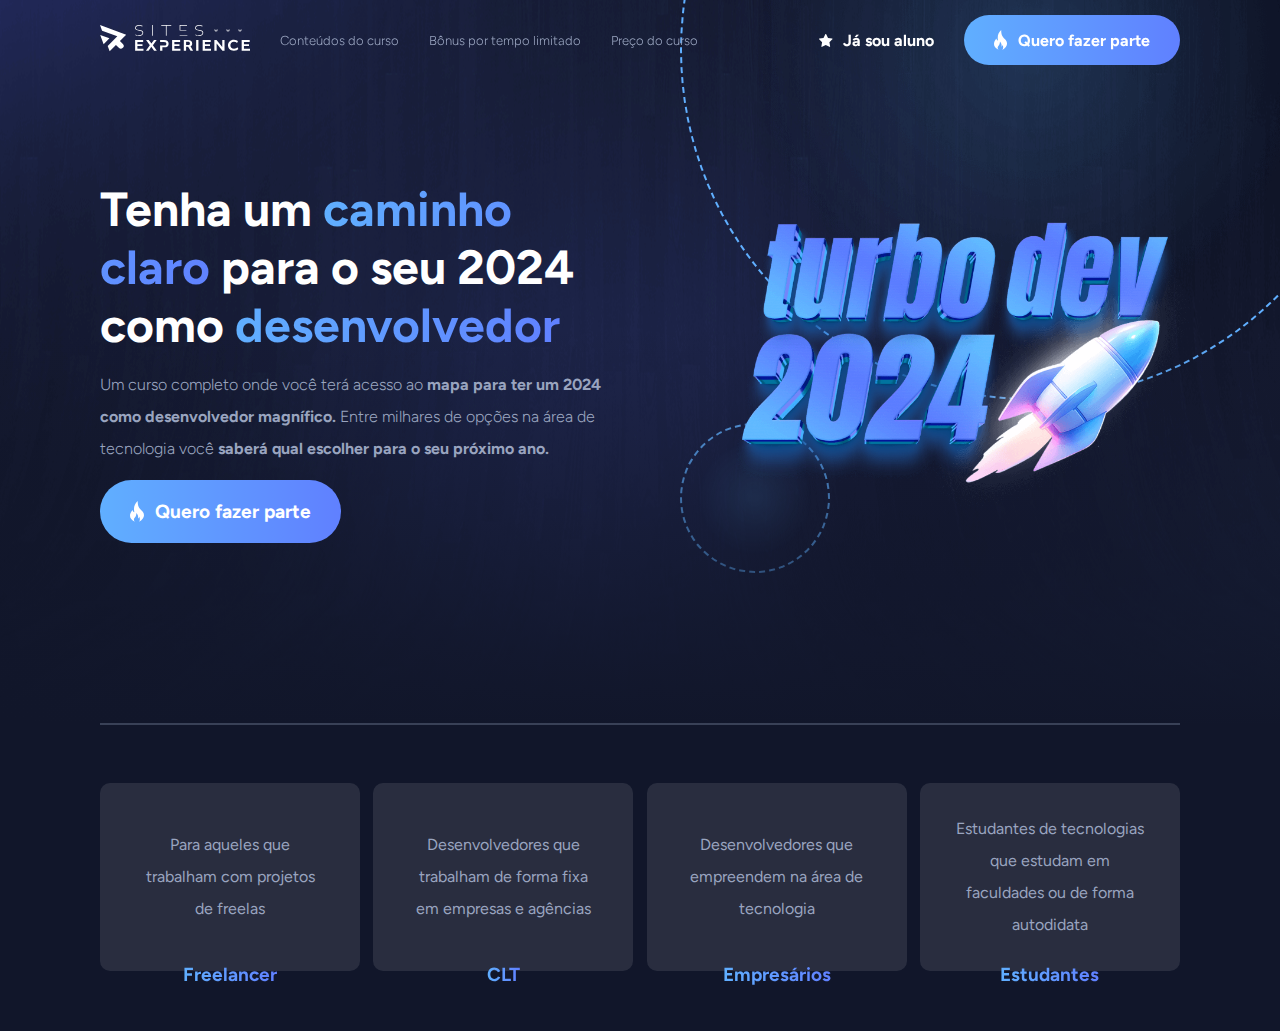
<file: index.html>
<!DOCTYPE html>
<html lang="pt-br">
<head>
  <meta charset="UTF-8">
  <meta name="viewport" content="width=device-width, initial-scale=1.0">

  <link rel="stylesheet" href="./assets/css/pages/index/partials/index.css">

</head>
<body>
                                  <!---  Navbar -->     
<nav >
  <!--LOGO-->
<div class="logo">
  <img src="./images/files/logo-sitesexperience.svg">
</div>
  <!--OPCOES-->
<div class="opcoes" id="opcoes">
  <div class="central">
    <a href="">Conteúdos do curso</a>
    <a href="">Bônus por tempo limitado</a>
    <a href="">Preço do curso</a>
  </div>
  <div class="lateral">
    <a href="" class="entrar">
      <img src="./images/files/icone-estrela.svg" >
          Já sou aluno
    </a>
    <a href="" class="registrar">
      <img src="./images/files/icone-fogo.svg" >
      Quero fazer parte
    </a>
  </div>
</div>
  <!--MENU-->
<button class="menu" id="menu">
  <span class="um"> </span>
  <span class="dois"> </span>
</button>
</nav>
                <!---  Section  1--> 

    <section class="um">
     <!---  TEXTO --> 
  <div class="texto">
    <h1>Tenha um  <span>caminho
       claro </span> para o seu 2024 como 
    <span>desenvolvedor</span></h1>
    <p>Um curso completo onde você terá acesso ao <span>mapa para ter um 2024
      como desenvolvedor magnífico.</span> Entre milhares de opções na área de tecnologia
      você <span>saberá qual escolher para o seu próximo ano. </span>
    </p>
    <a href="">
      <img src="./images/files/icone-fogo.svg">
      Quero fazer parte
    </a>
  </div>
       <!---  IMAGEM --> 
  <div class="imagem">
    <img src="./images/files/logo-turbodev.png">
  </div>
       <!---  SOMBRA --> 
    <div class="sombra"></div>

         <!---  CIRCULO--> 
    <div class="circulo um">
      <img src="./images/files/blush.png">
    </div>
         <!---  CIRCULO --> 
    <div class="circulo dois">
      <img src="./images/files/blush.png">
    </div>
    </section>      
    
                <!---  Section  2 --> 

      <section class="dois">
        <div class="linha"></div>
        <div class="quadro">
          <p> Para aqueles que trabalham com projetos de freelas</p>
          <h3> Freelancer</h3>
        </div>
        <div class="quadro">
          <p>Desenvolvedores que 
            trabalham de forma fixa em empresas e agências</p>
          <h3>CLT</h3>
        </div>
        <div class="quadro">
          <p>Desenvolvedores que empreendem na área de tecnologia</p>
          <h3>Empresários</h3>
        </div>
        <div class="quadro">
          <p>Estudantes de tecnologias que estudam em faculdades ou de forma autodidata</p>
          <h3>Estudantes</h3>
        </div>
      </section>          

<script src="./assets/js/pages/index/nav.js"></script>
</body>
</html>
</file>
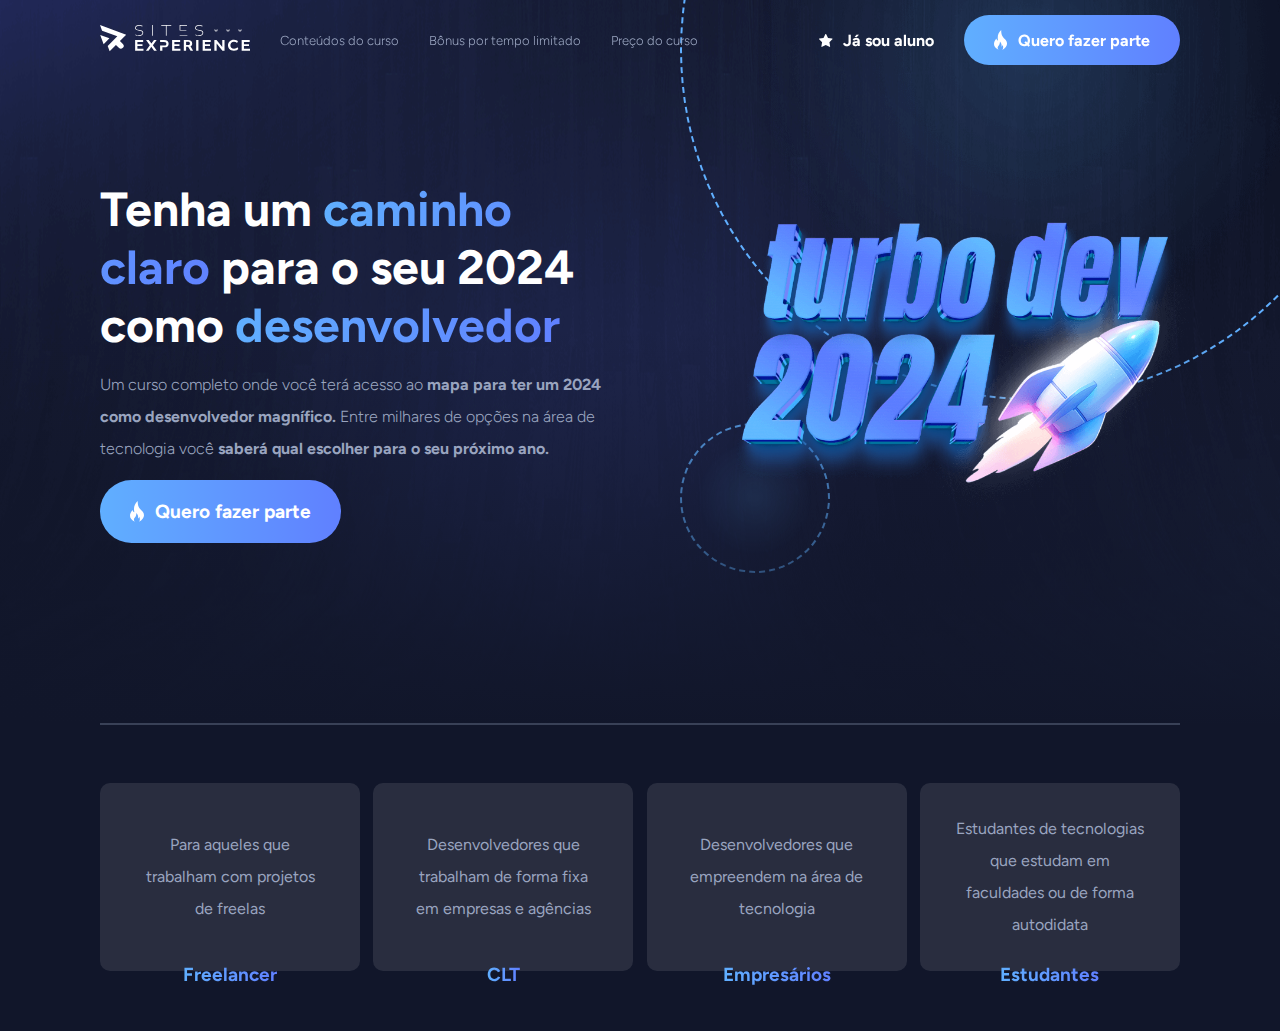
<file: assets/index.html>
<!DOCTYPE html>
<html lang="pt-br">
<head>
  <meta charset="UTF-8">
  <meta name="viewport" content="width=device-width, initial-scale=1.0">

  <link rel="stylesheet" href="./css/pages/index/partials/index.css">

</head>
<body>
                                  <!---  Navbar -->     
<nav >
  <!--LOGO-->
<div class="logo">
  <img src="./images/files/logo-sitesexperience.svg">
</div>
  <!--OPCOES-->
<div class="opcoes" id="opcoes">
  <div class="central">
    <a href="">Conteúdos do curso</a>
    <a href="">Bônus por tempo limitado</a>
    <a href="">Preço do curso</a>
  </div>
  <div class="lateral">
    <a href="" class="entrar">
      <img src="./images/files/icone-estrela.svg" >
          Já sou aluno
    </a>
    <a href="" class="registrar">
      <img src="./images/files/icone-fogo.svg" >
      Quero fazer parte
    </a>
  </div>
</div>
  <!--MENU-->
<button class="menu" id="menu">
  <span class="um"> </span>
  <span class="dois"> </span>
</button>
</nav>
                <!---  Section  1--> 

    <section class="um">
     <!---  TEXTO --> 
  <div class="texto">
    <h1>Tenha um  <span>caminho
       claro </span> para o seu 2024 como 
    <span>desenvolvedor</span></h1>
    <p>Um curso completo onde você terá acesso ao <span>mapa para ter um 2024
      como desenvolvedor magnífico.</span> Entre milhares de opções na área de tecnologia
      você <span>saberá qual escolher para o seu próximo ano. </span>
    </p>
    <a href="">
      <img src="./images/files/icone-fogo.svg">
      Quero fazer parte
    </a>
  </div>
       <!---  IMAGEM --> 
  <div class="imagem">
    <img src="./images/files/logo-turbodev.png">
  </div>
       <!---  SOMBRA --> 
    <div class="sombra"></div>

         <!---  CIRCULO--> 
    <div class="circulo um">
      <img src="./images/files/blush.png">
    </div>
         <!---  CIRCULO --> 
    <div class="circulo dois">
      <img src="./images/files/blush.png">
    </div>
    </section>      
    
                <!---  Section  2 --> 

      <section class="dois">
        <div class="linha"></div>
        <div class="quadro">
          <p> Para aqueles que trabalham com projetos de freelas</p>
          <h3> Freelancer</h3>
        </div>
        <div class="quadro">
          <p>Desenvolvedores que 
            trabalham de forma fixa em empresas e agências</p>
          <h3>CLT</h3>
        </div>
        <div class="quadro">
          <p>Desenvolvedores que empreendem na área de tecnologia</p>
          <h3>Empresários</h3>
        </div>
        <div class="quadro">
          <p>Estudantes de tecnologias que estudam em faculdades ou de forma autodidata</p>
          <h3>Estudantes</h3>
        </div>
      </section>          

<script src="./js/pages/index/nav.js"></script>
</body>
</html>
</file>
<file: assets/css/pages/index/partials/index.css>
@import '../../../global/global.css';

/*Partials*/
@import '../../index/partials/nav.css';
@import '../../index/partials/section-um.css';
@import '../../index/partials/section-dois.css';
</file>
